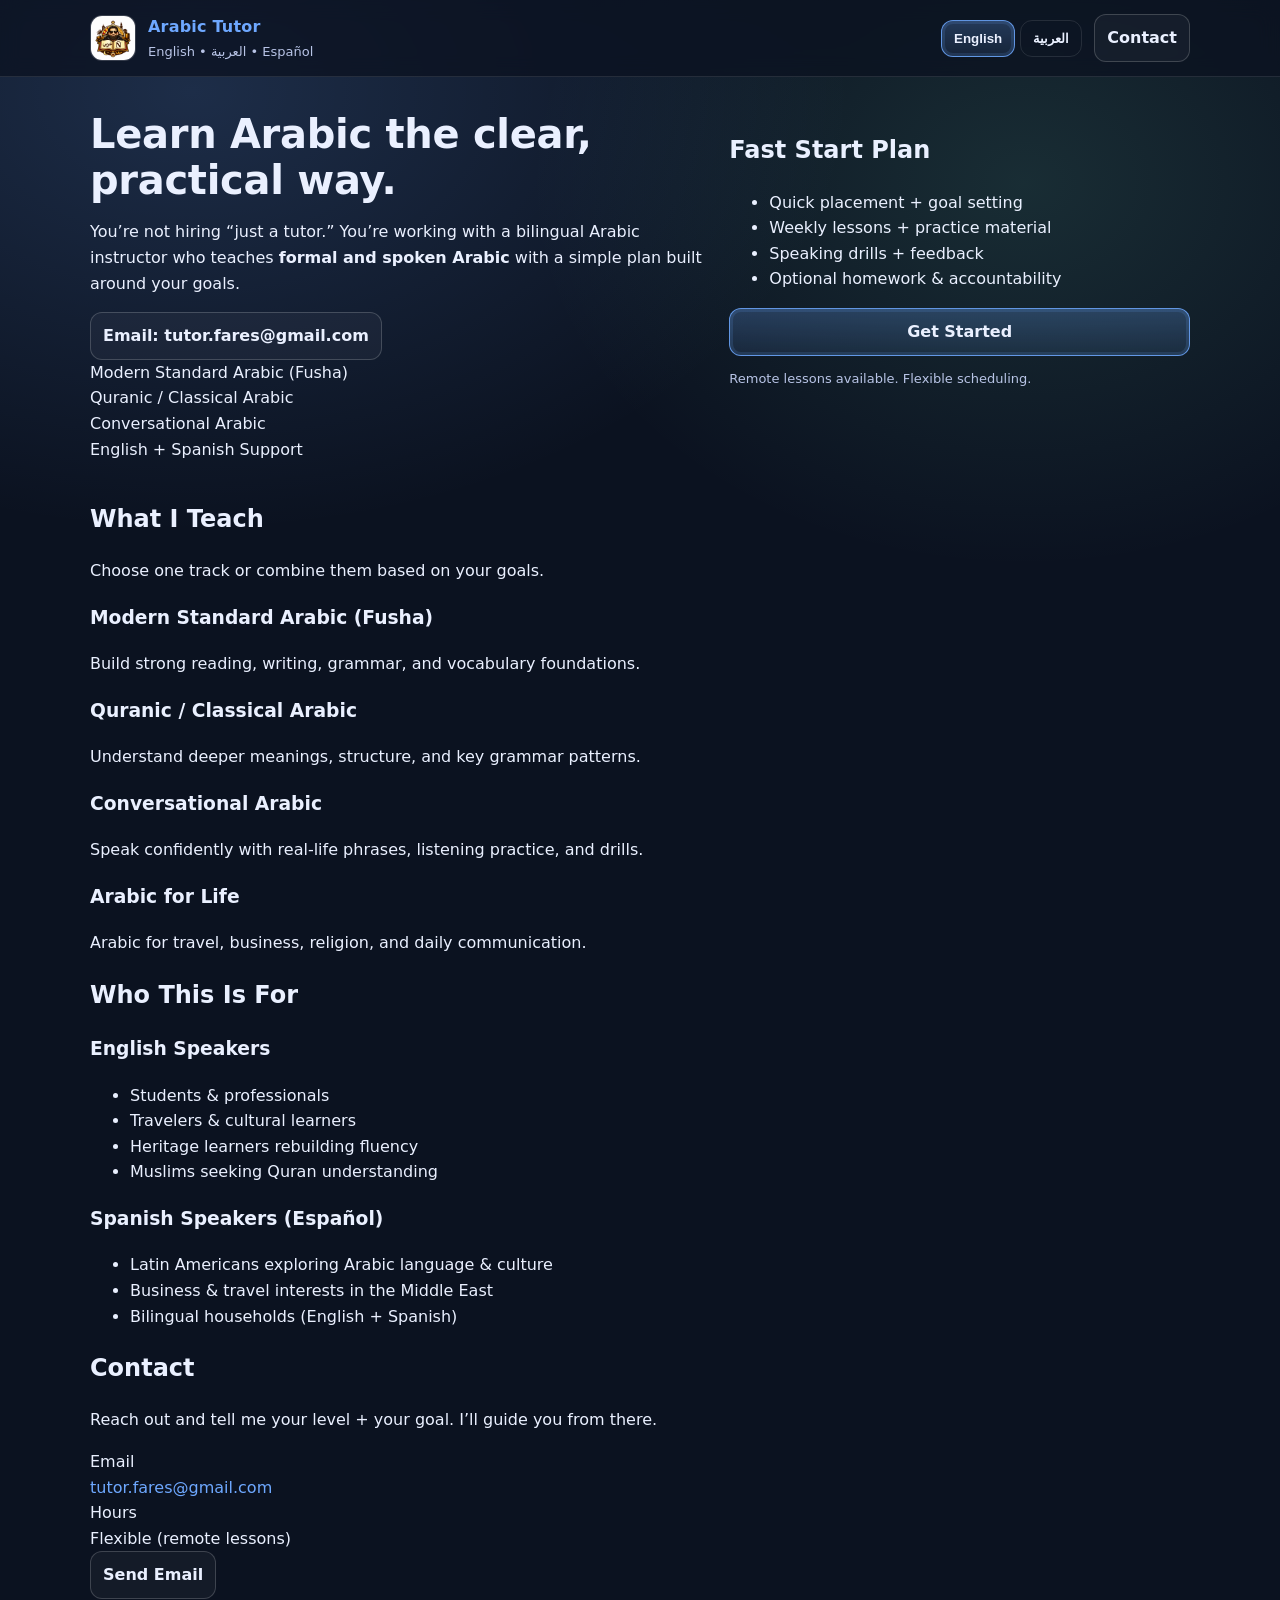
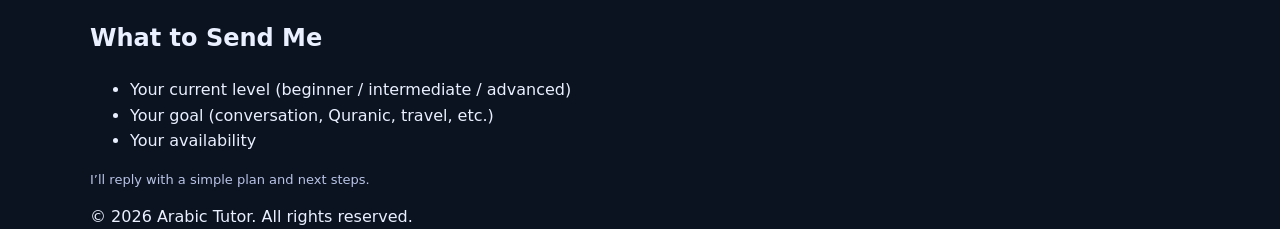
<file: index.html>
<!doctype html>
<html lang="en" dir="ltr">
<head>
  <meta charset="utf-8" />
  <meta name="viewport" content="width=device-width, initial-scale=1" />

  <title>Arabic Tutor | English & العربية</title>
  <meta
    name="description"
    content="Bilingual Arabic tutoring in English and Spanish. Modern Standard Arabic, Quranic/Classical Arabic, and conversational Arabic."
  />

  <link rel="stylesheet" href="styles.css" />
</head>

<body>
  <header class="topbar">
    <div class="container topbar-inner">
      <a class="brand" href="#" aria-label="Home">
        <img src="tutor.png" alt="Arabic Tutor Logo" class="logo" />
        <div class="brand-text">
          <div class="brand-title">Arabic Tutor</div>
          <div class="brand-subtitle">English • العربية • Español</div>
        </div>
      </a>

      <div class="actions">
        <div class="lang-switch" role="group" aria-label="Language switch">
          <button id="btn-en" class="btn btn-primary" type="button">English</button>
          <button id="btn-ar" class="btn" type="button">العربية</button>
        </div>
        <a id="contact-link" class="btn btn-outline" href="#contact">Contact</a>
      </div>
    </div>
  </header>

  <main>
    <!-- ENGLISH -->
    <section id="content-en">
      <section class="hero">
        <div class="container hero-inner">
          <div class="hero-copy">
            <h1>Learn Arabic the clear, practical way.</h1>
            <p class="lead">
              You’re not hiring “just a tutor.” You’re working with a bilingual Arabic instructor who teaches
              <strong>formal and spoken Arabic</strong> with a simple plan built around your goals.
            </p>

            <div class="cta-row">
              <a class="btn btn-outline" href="mailto:tutor.fares@gmail.com">Email: tutor.fares@gmail.com</a>
            </div>

            <div class="trust">
              <div class="pill">Modern Standard Arabic (Fusha)</div>
              <div class="pill">Quranic / Classical Arabic</div>
              <div class="pill">Conversational Arabic</div>
              <div class="pill">English + Spanish Support</div>
            </div>
          </div>

          <div class="hero-card">
            <h2>Fast Start Plan</h2>
            <ul>
              <li>Quick placement + goal setting</li>
              <li>Weekly lessons + practice material</li>
              <li>Speaking drills + feedback</li>
              <li>Optional homework & accountability</li>
            </ul>
            <a class="btn btn-primary full" href="#contact">Get Started</a>
            <p class="small muted">Remote lessons available. Flexible scheduling.</p>
          </div>
        </div>
      </section>

      <section class="section">
        <div class="container">
          <h2 class="section-title">What I Teach</h2>
          <p class="section-subtitle">Choose one track or combine them based on your goals.</p>

          <div class="grid">
            <div class="card">
              <h3>Modern Standard Arabic (Fusha)</h3>
              <p>Build strong reading, writing, grammar, and vocabulary foundations.</p>
            </div>
            <div class="card">
              <h3>Quranic / Classical Arabic</h3>
              <p>Understand deeper meanings, structure, and key grammar patterns.</p>
            </div>
            <div class="card">
              <h3>Conversational Arabic</h3>
              <p>Speak confidently with real-life phrases, listening practice, and drills.</p>
            </div>
            <div class="card">
              <h3>Arabic for Life</h3>
              <p>Arabic for travel, business, religion, and daily communication.</p>
            </div>
          </div>
        </div>
      </section>

      <section class="section alt">
        <div class="container">
          <h2 class="section-title">Who This Is For</h2>
          <div class="two-col">
            <div class="card soft">
              <h3>English Speakers</h3>
              <ul>
                <li>Students & professionals</li>
                <li>Travelers & cultural learners</li>
                <li>Heritage learners rebuilding fluency</li>
                <li>Muslims seeking Quran understanding</li>
              </ul>
            </div>

            <div class="card soft">
              <h3>Spanish Speakers (Español)</h3>
              <ul>
                <li>Latin Americans exploring Arabic language & culture</li>
                <li>Business & travel interests in the Middle East</li>
                <li>Bilingual households (English + Spanish)</li>
              </ul>
            </div>
          </div>
        </div>
      </section>

      <section id="contact" class="section">
        <div class="container contact">
          <div>
            <h2 class="section-title">Contact</h2>
            <p class="section-subtitle">Reach out and tell me your level + your goal. I’ll guide you from there.</p>

            <div class="contact-box">
              <div class="contact-item">
                <div class="label">Email</div>
                <a class="value" href="mailto:tutor.fares@gmail.com">tutor.fares@gmail.com</a>
              </div>

              <div class="contact-item">
                <div class="label">Hours</div>
                <div class="value">Flexible (remote lessons)</div>
              </div>
            </div>

            <div class="cta-row">
              <a class="btn btn-outline" href="mailto:tutor.fares@gmail.com">Send Email</a>
            </div>
          </div>

          <div class="card hero-card">
            <h2>What to Send Me</h2>
            <ul>
              <li>Your current level (beginner / intermediate / advanced)</li>
              <li>Your goal (conversation, Quranic, travel, etc.)</li>
              <li>Your availability</li>
            </ul>
            <p class="small muted">I’ll reply with a simple plan and next steps.</p>
          </div>
        </div>
      </section>

      <footer class="footer">
        <div class="container footer-inner">
          <div>© <span id="year-en"></span> Arabic Tutor. All rights reserved.</div>
        </div>
      </footer>
    </section>

    <!-- ARABIC -->
    <section id="content-ar" class="hidden" lang="ar" dir="rtl">
      <section class="hero">
        <div class="container hero-inner">
          <div class="hero-copy">
            <h1>تعلّم العربية بطريقة واضحة وعملية.</h1>
            <p class="lead">
              أنت لا تبحث عن “مدرّس عربي” فقط — بل عن مُعلّم ثنائي اللغة يقدّم خطة بسيطة
              ومناسبة لهدفك لتعلّم <strong>الفصحى والمحكية</strong>.
            </p>

            <div class="cta-row">
              <a class="btn btn-outline" href="mailto:tutor.fares@gmail.com">البريد: tutor.fares@gmail.com</a>
            </div>

            <div class="trust">
              <div class="pill">العربية الفصحى</div>
              <div class="pill">العربية القرآنية / الكلاسيكية</div>
              <div class="pill">العربية المحكية</div>
              <div class="pill">دعم بالإنجليزية والإسبانية</div>
            </div>
          </div>

          <div class="hero-card">
            <h2>خطة بداية سريعة</h2>
            <ul>
              <li>تقييم سريع + تحديد الهدف</li>
              <li>دروس أسبوعية + مواد تدريب</li>
              <li>تدريبات محادثة + ملاحظات</li>
              <li>واجب اختياري للمتابعة</li>
            </ul>
            <a class="btn btn-primary full" href="#contact-ar">ابدأ الآن</a>
            <p class="small muted">دروس عن بُعد + مواعيد مرنة.</p>
          </div>
        </div>
      </section>

      <section class="section">
        <div class="container">
          <h2 class="section-title">ماذا أدرّس</h2>
          <p class="section-subtitle">يمكنك اختيار مسار واحد أو دمج أكثر من مسار.</p>

          <div class="grid">
            <div class="card">
              <h3>العربية الفصحى</h3>
              <p>قراءة وكتابة وقواعد ومفردات بشكل منظم.</p>
            </div>
            <div class="card">
              <h3>العربية القرآنية / الكلاسيكية</h3>
              <p>فهم أعمق للنصوص ومعانيها وقواعدها.</p>
            </div>
            <div class="card">
              <h3>العربية المحكية</h3>
              <p>محادثة عملية + استماع + تدريب على النطق.</p>
            </div>
            <div class="card">
              <h3>العربية للحياة</h3>
              <p>للأعمال والسفر والدين والتواصل اليومي.</p>
            </div>
          </div>
        </div>
      </section>

      <section id="contact-ar" class="section">
        <div class="container contact">
          <div>
            <h2 class="section-title">تواصل معي</h2>
            <p class="section-subtitle">أرسل مستواك وهدفك وسأقترح عليك خطة مناسبة.</p>

            <div class="contact-box">
              <div class="contact-item">
                <div class="label">البريد</div>
                <a class="value" href="mailto:tutor.fares@gmail.com">tutor.fares@gmail.com</a>
              </div>

              <div class="contact-item">
                <div class="label">المواعيد</div>
                <div class="value">مرنة (دروس عن بُعد)</div>
              </div>
            </div>

            <div class="cta-row">
              <a class="btn btn-outline" href="mailto:tutor.fares@gmail.com">أرسل بريدًا</a>
            </div>
          </div>

          <div class="card hero-card">
            <h2>ماذا ترسل لي؟</h2>
            <ul>
              <li>مستواك (مبتدئ / متوسط / متقدم)</li>
              <li>هدفك (محادثة، قرآن، سفر…)</li>
              <li>أوقاتك المتاحة</li>
            </ul>
            <p class="small muted">سأرد عليك بخطة واضحة وخطوات البداية.</p>
          </div>
        </div>
      </section>

      <footer class="footer">
        <div class="container footer-inner">
          <div>© <span id="year-ar"></span> Arabic Tutor. جميع الحقوق محفوظة.</div>
        </div>
      </footer>
    </section>
  </main>

  <script>
    const y = new Date().getFullYear();
    document.getElementById('year-en').textContent = y;
    document.getElementById('year-ar').textContent = y;

    const btnEn = document.getElementById('btn-en');
    const btnAr = document.getElementById('btn-ar');
    const en = document.getElementById('content-en');
    const ar = document.getElementById('content-ar');
    const contactLink = document.getElementById('contact-link');

    function setLang(lang) {
      if (lang === 'ar') {
        en.classList.add('hidden');
        ar.classList.remove('hidden');
        btnAr.classList.add('btn-primary');
        btnEn.classList.remove('btn-primary');
        document.documentElement.lang = 'ar';
        document.documentElement.dir = 'rtl';
        contactLink.href = '#contact-ar';
        contactLink.textContent = 'تواصل';
      } else {
        ar.classList.add('hidden');
        en.classList.remove('hidden');
        btnEn.classList.add('btn-primary');
        btnAr.classList.remove('btn-primary');
        document.documentElement.lang = 'en';
        document.documentElement.dir = 'ltr';
        contactLink.href = '#contact';
        contactLink.textContent = 'Contact';
      }

      localStorage.setItem('siteLang', lang);
    }

    btnEn.addEventListener('click', () => setLang('en'));
    btnAr.addEventListener('click', () => setLang('ar'));

    const saved = localStorage.getItem('siteLang');
    setLang(saved === 'ar' ? 'ar' : 'en');
  </script>
</body>
</html>
</file>
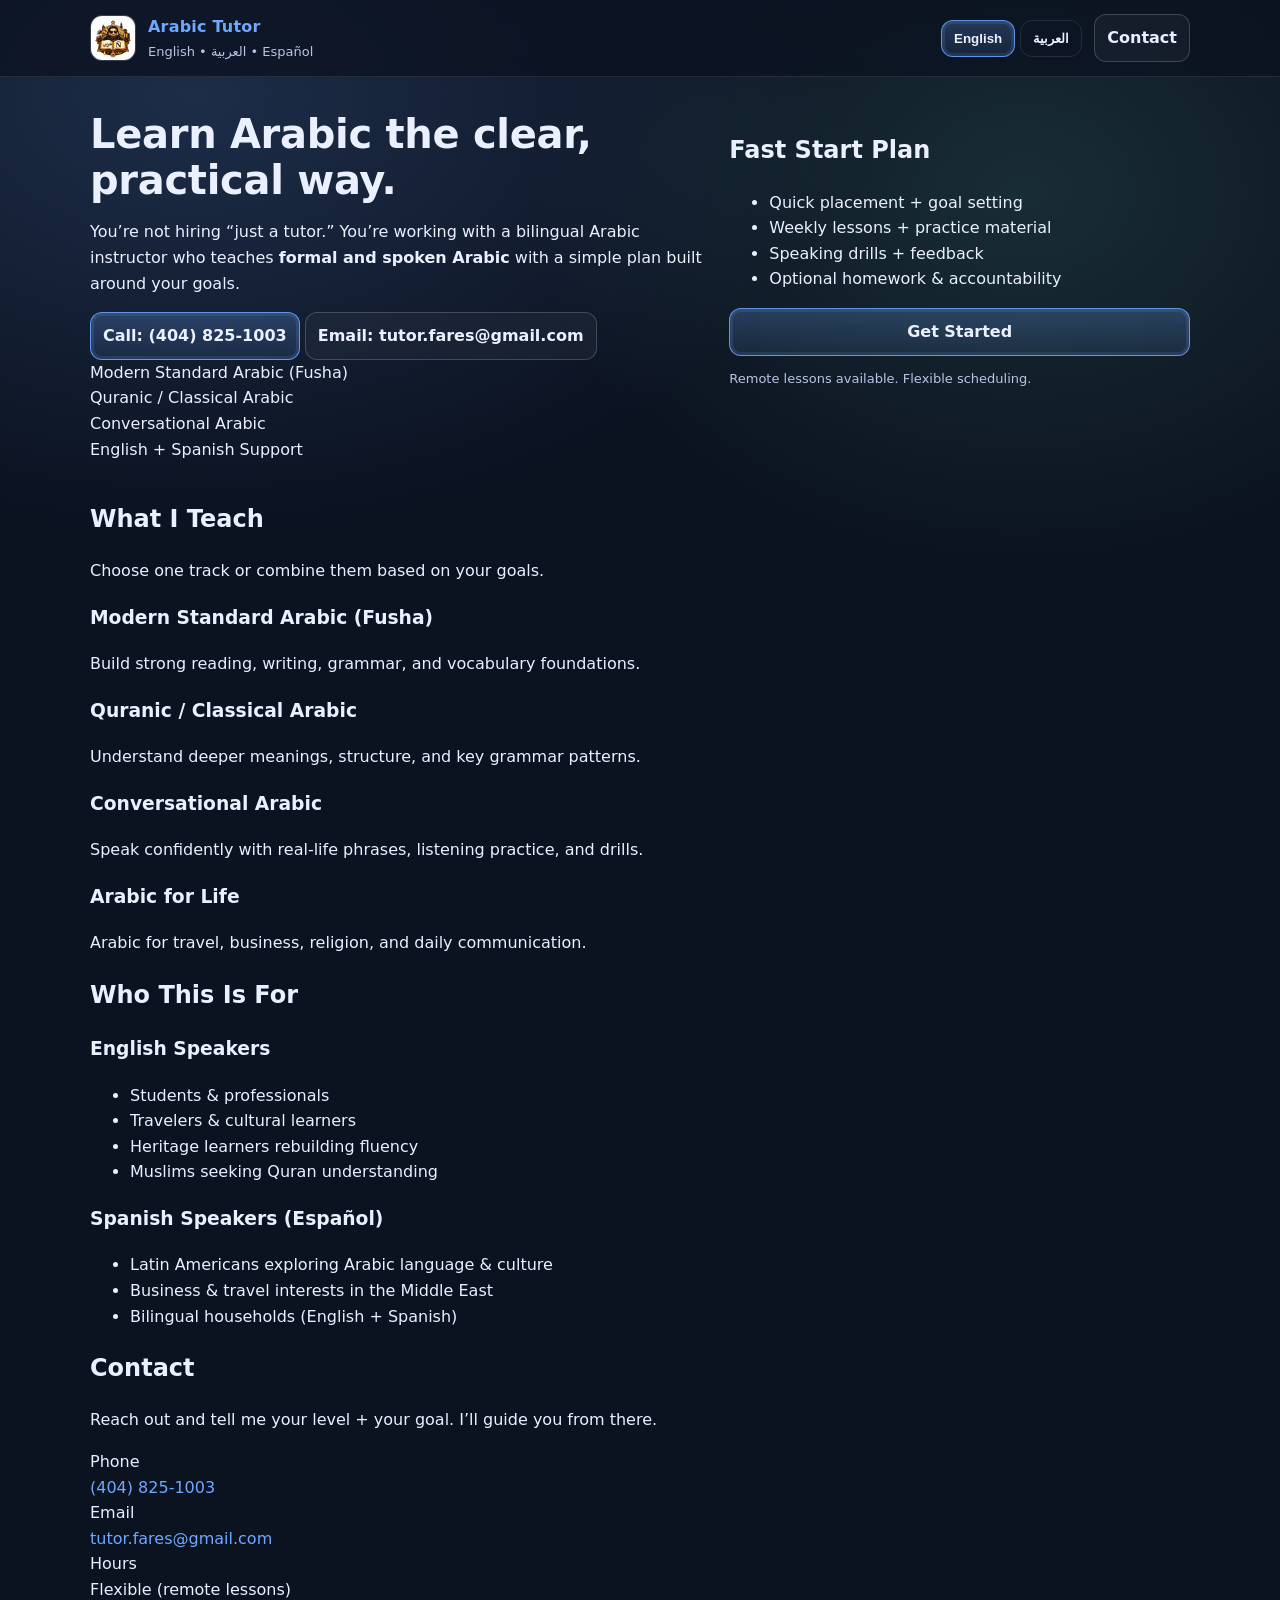
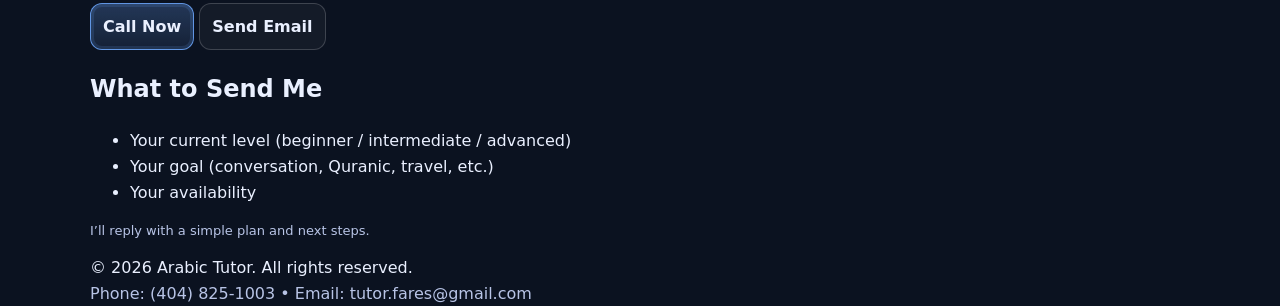
<file: idex.html>
<!doctype html>
<html lang="en" dir="ltr">
<head>
  <meta charset="utf-8" />
  <meta name="viewport" content="width=device-width, initial-scale=1" />

  <title>Arabic Tutor | English & العربية</title>
  <meta name="description" content="Bilingual Arabic tutoring in English and Spanish. Modern Standard Arabic, Quranic/Classical Arabic, and conversational Arabic." />

  <link rel="stylesheet" href="styles.css" />
</head>

<body>
  <header class="topbar">
    <div class="container topbar-inner">
      <a class="brand" href="#" aria-label="Home">
        <img src="tutor.png" alt="Arabic Tutor Logo" class="logo" />
        <div class="brand-text">
          <div class="brand-title">Arabic Tutor</div>
          <div class="brand-subtitle">English • العربية • Español</div>
        </div>
      </a>

      <div class="actions">
        <div class="lang-switch" role="group" aria-label="Language switch">
          <button id="btn-en" class="btn btn-primary" type="button">English</button>
          <button id="btn-ar" class="btn" type="button">العربية</button>
        </div>
        <a class="btn btn-outline" href="#contact">Contact</a>
      </div>
    </div>
  </header>

  <main>
    <!-- ENGLISH -->
    <section id="content-en">
      <section class="hero">
        <div class="container hero-inner">
          <div class="hero-copy">
            <h1>Learn Arabic the clear, practical way.</h1>
            <p class="lead">
              You’re not hiring “just a tutor.” You’re working with a bilingual Arabic instructor who teaches
              <strong>formal and spoken Arabic</strong> with a simple plan built around your goals.
            </p>

            <div class="cta-row">
              <a class="btn btn-primary" href="tel:+14048251003">Call: (404) 825-1003</a>
              <a class="btn btn-outline" href="mailto:tutor.fares@gmail.com">Email: tutor.fares@gmail.com</a>
            </div>

            <div class="trust">
              <div class="pill">Modern Standard Arabic (Fusha)</div>
              <div class="pill">Quranic / Classical Arabic</div>
              <div class="pill">Conversational Arabic</div>
              <div class="pill">English + Spanish Support</div>
            </div>
          </div>

          <div class="hero-card">
            <h2>Fast Start Plan</h2>
            <ul>
              <li>Quick placement + goal setting</li>
              <li>Weekly lessons + practice material</li>
              <li>Speaking drills + feedback</li>
              <li>Optional homework & accountability</li>
            </ul>
            <a class="btn btn-primary full" href="#contact">Get Started</a>
            <p class="small muted">Remote lessons available. Flexible scheduling.</p>
          </div>
        </div>
      </section>

      <section class="section">
        <div class="container">
          <h2 class="section-title">What I Teach</h2>
          <p class="section-subtitle">Choose one track or combine them based on your goals.</p>

          <div class="grid">
            <div class="card">
              <h3>Modern Standard Arabic (Fusha)</h3>
              <p>Build strong reading, writing, grammar, and vocabulary foundations.</p>
            </div>
            <div class="card">
              <h3>Quranic / Classical Arabic</h3>
              <p>Understand deeper meanings, structure, and key grammar patterns.</p>
            </div>
            <div class="card">
              <h3>Conversational Arabic</h3>
              <p>Speak confidently with real-life phrases, listening practice, and drills.</p>
            </div>
            <div class="card">
              <h3>Arabic for Life</h3>
              <p>Arabic for travel, business, religion, and daily communication.</p>
            </div>
          </div>
        </div>
      </section>

      <section class="section alt">
        <div class="container">
          <h2 class="section-title">Who This Is For</h2>
          <div class="two-col">
            <div class="card soft">
              <h3>English Speakers</h3>
              <ul>
                <li>Students & professionals</li>
                <li>Travelers & cultural learners</li>
                <li>Heritage learners rebuilding fluency</li>
                <li>Muslims seeking Quran understanding</li>
              </ul>
            </div>

            <div class="card soft">
              <h3>Spanish Speakers (Español)</h3>
              <ul>
                <li>Latin Americans exploring Arabic language & culture</li>
                <li>Business & travel interests in the Middle East</li>
                <li>Bilingual households (English + Spanish)</li>
              </ul>
            </div>
          </div>
        </div>
      </section>

      <section id="contact" class="section">
        <div class="container contact">
          <div>
            <h2 class="section-title">Contact</h2>
            <p class="section-subtitle">Reach out and tell me your level + your goal. I’ll guide you from there.</p>

            <div class="contact-box">
              <div class="contact-item">
                <div class="label">Phone</div>
                <a class="value" href="tel:+14048251003">(404) 825-1003</a>
              </div>

              <div class="contact-item">
                <div class="label">Email</div>
                <a class="value" href="mailto:tutor.fares@gmail.com">tutor.fares@gmail.com</a>
              </div>

              <div class="contact-item">
                <div class="label">Hours</div>
                <div class="value">Flexible (remote lessons)</div>
              </div>
            </div>

            <div class="cta-row">
              <a class="btn btn-primary" href="tel:+14048251003">Call Now</a>
              <a class="btn btn-outline" href="mailto:tutor.fares@gmail.com">Send Email</a>
            </div>
          </div>

          <div class="card hero-card">
            <h2>What to Send Me</h2>
            <ul>
              <li>Your current level (beginner / intermediate / advanced)</li>
              <li>Your goal (conversation, Quranic, travel, etc.)</li>
              <li>Your availability</li>
            </ul>
            <p class="small muted">I’ll reply with a simple plan and next steps.</p>
          </div>
        </div>
      </section>

      <footer class="footer">
        <div class="container footer-inner">
          <div>© <span id="year-en"></span> Arabic Tutor. All rights reserved.</div>
          <div class="muted">Phone: (404) 825-1003 • Email: tutor.fares@gmail.com</div>
        </div>
      </footer>
    </section>

    <!-- ARABIC -->
    <section id="content-ar" class="hidden" lang="ar" dir="rtl">
      <section class="hero">
        <div class="container hero-inner">
          <div class="hero-copy">
            <h1>تعلّم العربية بطريقة واضحة وعملية.</h1>
            <p class="lead">
              أنت لا تبحث عن “مدرّس عربي” فقط — بل عن مُعلّم ثنائي اللغة يقدّم خطة بسيطة
              ومناسبة لهدفك لتعلّم <strong>الفصحى والمحكية</strong>.
            </p>

            <div class="cta-row">
              <a class="btn btn-primary" href="tel:+14048251003">اتصل: (404) 825-1003</a>
              <a class="btn btn-outline" href="mailto:tutor.fares@gmail.com">البريد: tutor.fares@gmail.com</a>
            </div>

            <div class="trust">
              <div class="pill">العربية الفصحى</div>
              <div class="pill">العربية القرآنية / الكلاسيكية</div>
              <div class="pill">العربية المحكية</div>
              <div class="pill">دعم بالإنجليزية والإسبانية</div>
            </div>
          </div>

          <div class="hero-card">
            <h2>خطة بداية سريعة</h2>
            <ul>
              <li>تقييم سريع + تحديد الهدف</li>
              <li>دروس أسبوعية + مواد تدريب</li>
              <li>تدريبات محادثة + ملاحظات</li>
              <li>واجب اختياري للمتابعة</li>
            </ul>
            <a class="btn btn-primary full" href="#contact-ar">ابدأ الآن</a>
            <p class="small muted">دروس عن بُعد + مواعيد مرنة.</p>
          </div>
        </div>
      </section>

      <section class="section">
        <div class="container">
          <h2 class="section-title">ماذا أدرّس</h2>
          <p class="section-subtitle">يمكنك اختيار مسار واحد أو دمج أكثر من مسار.</p>

          <div class="grid">
            <div class="card">
              <h3>العربية الفصحى</h3>
              <p>قراءة وكتابة وقواعد ومفردات بشكل منظم.</p>
            </div>
            <div class="card">
              <h3>العربية القرآنية / الكلاسيكية</h3>
              <p>فهم أعمق للنصوص ومعانيها وقواعدها.</p>
            </div>
            <div class="card">
              <h3>العربية المحكية</h3>
              <p>محادثة عملية + استماع + تدريب على النطق.</p>
            </div>
            <div class="card">
              <h3>العربية للحياة</h3>
              <p>للأعمال والسفر والدين والتواصل اليومي.</p>
            </div>
          </div>
        </div>
      </section>

      <section id="contact-ar" class="section">
        <div class="container contact">
          <div>
            <h2 class="section-title">تواصل معي</h2>
            <p class="section-subtitle">أرسل مستواك وهدفك وسأقترح عليك خطة مناسبة.</p>

            <div class="contact-box">
              <div class="contact-item">
                <div class="label">الهاتف</div>
                <a class="value" href="tel:+14048251003">(404) 825-1003</a>
              </div>

              <div class="contact-item">
                <div class="label">البريد</div>
                <a class="value" href="mailto:tutor.fares@gmail.com">tutor.fares@gmail.com</a>
              </div>

              <div class="contact-item">
                <div class="label">المواعيد</div>
                <div class="value">مرنة (دروس عن بُعد)</div>
              </div>
            </div>

            <div class="cta-row">
              <a class="btn btn-primary" href="tel:+14048251003">اتصل الآن</a>
              <a class="btn btn-outline" href="mailto:tutor.fares@gmail.com">أرسل بريدًا</a>
            </div>
          </div>

          <div class="card hero-card">
            <h2>ماذا ترسل لي؟</h2>
            <ul>
              <li>مستواك (مبتدئ / متوسط / متقدم)</li>
              <li>هدفك (محادثة، قرآن، سفر…)</li>
              <li>أوقاتك المتاحة</li>
            </ul>
            <p class="small muted">سأرد عليك بخطة واضحة وخطوات البداية.</p>
          </div>
        </div>
      </section>

      <footer class="footer">
        <div class="container footer-inner">
          <div>© <span id="year-ar"></span> Arabic Tutor. جميع الحقوق محفوظة.</div>
          <div class="muted">الهاتف: (404) 825-1003 • البريد: tutor.fares@gmail.com</div>
        </div>
      </footer>
    </section>
  </main>

  <script>
    // Footer years
    const y = new Date().getFullYear();
    document.getElementById('year-en').textContent = y;
    document.getElementById('year-ar').textContent = y;

    // Language toggle
    const btnEn = document.getElementById('btn-en');
    const btnAr = document.getElementById('btn-ar');
    const en = document.getElementById('content-en');
    const ar = document.getElementById('content-ar');

    function setLang(lang) {
      if (lang === 'ar') {
        en.classList.add('hidden');
        ar.classList.remove('hidden');
        btnAr.classList.add('btn-primary');
        btnEn.classList.remove('btn-primary');
        document.documentElement.lang = 'ar';
        document.documentElement.dir = 'rtl';
      } else {
        ar.classList.add('hidden');
        en.classList.remove('hidden');
        btnEn.classList.add('btn-primary');
        btnAr.classList.remove('btn-primary');
        document.documentElement.lang = 'en';
        document.documentElement.dir = 'ltr';
      }
      localStorage.setItem('siteLang', lang);
    }

    btnEn.addEventListener('click', () => setLang('en'));
    btnAr.addEventListener('click', () => setLang('ar'));

    const saved = localStorage.getItem('siteLang');
    setLang(saved === 'ar' ? 'ar' : 'en');
  </script>
</body>
</html>
</file>
<file: styles.css>
:root{
  --bg:#0b1220;
  --panel:#0f1a2b;
  --card:#111f35;
  --text:#eaf0ff;
  --muted:#b8c4e6;
  --border:rgba(255,255,255,.10);
  --accent:#6ea8ff;
  --accent2:#7cf0c7;
}

*{box-sizing:border-box}
html,body{margin:0;padding:0}
body{
  font-family:system-ui,-apple-system,Segoe UI,Roboto,Arial,sans-serif;
  background:
    radial-gradient(1200px 800px at 15% 5%, rgba(110,168,255,.18), transparent 55%),
    radial-gradient(900px 700px at 80% 10%, rgba(124,240,199,.12), transparent 55%),
    var(--bg);
  color:var(--text);
  line-height:1.6;
}

a{color:var(--accent);text-decoration:none}
a:hover{text-decoration:underline}

.container{
  width:min(1100px, calc(100% - 32px));
  margin:0 auto;
}

.hidden{display:none}
.muted{color:var(--muted)}
.small{font-size:13px}

/* Topbar */
.topbar{
  position:sticky;
  top:0;
  z-index:50;
  background:rgba(11,18,32,.75);
  backdrop-filter:blur(10px);
  border-bottom:1px solid var(--border);
}
.topbar-inner{
  display:flex;
  align-items:center;
  justify-content:space-between;
  gap:16px;
  padding:14px 0;
}
.brand{
  display:flex;
  align-items:center;
  gap:12px;
}
.logo{
  width:46px;
  height:46px;
  border-radius:12px;
  object-fit:cover;
  border:1px solid rgba(255,255,255,.12);
  background:rgba(255,255,255,.06);
}
.brand-title{font-weight:800;letter-spacing:.2px}
.brand-subtitle{font-size:13px;color:var(--muted);margin-top:2px}
.actions{
  display:flex;
  align-items:center;
  gap:12px;
}

/* Buttons */
.btn{
  border:1px solid var(--border);
  background:transparent;
  color:var(--text);
  padding:10px 12px;
  border-radius:12px;
  cursor:pointer;
  font-weight:700;
  display:inline-flex;
  align-items:center;
  gap:8px;
}
.btn:hover{border-color:rgba(110,168,255,.55)}
.btn-primary{
  border-color:rgba(110,168,255,.85);
  background:linear-gradient(180deg, rgba(110,168,255,.25), rgba(110,168,255,.10));
  box-shadow:0 0 0 3px rgba(110,168,255,.14) inset;
}
.btn-outline{
  border-color:rgba(255,255,255,.18);
  background:rgba(255,255,255,.04);
}
.btn.full{width:100%;justify-content:center}

/* Hero */
.hero{
  padding:34px 0 18px;
}
.hero-inner{
  display:grid;
  grid-template-columns: 1.15fr .85fr;
  gap:16px;
  align-items:stretch;
}
.hero-copy h1{
  margin:0 0 8px;
  font-size:40px;
  line-height:1.15;
  letter-spacing:-.3px;
</file>
